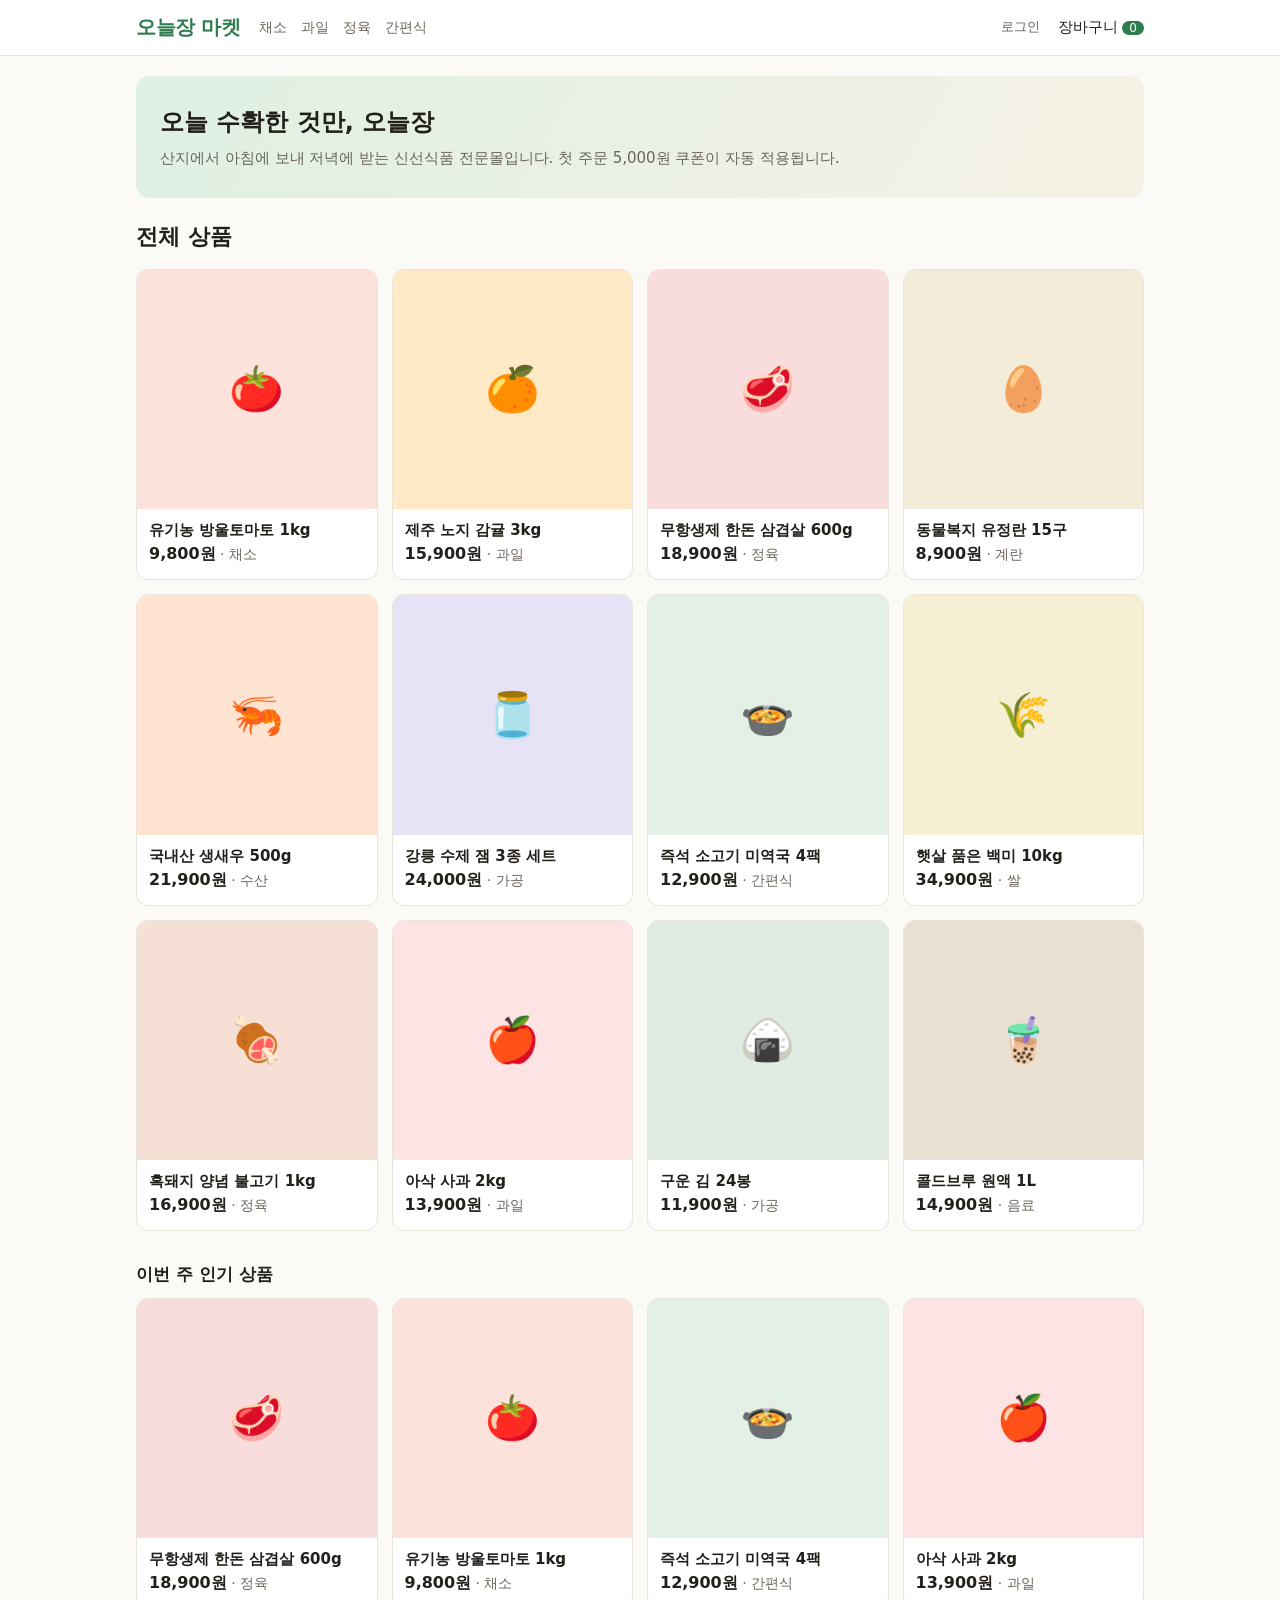
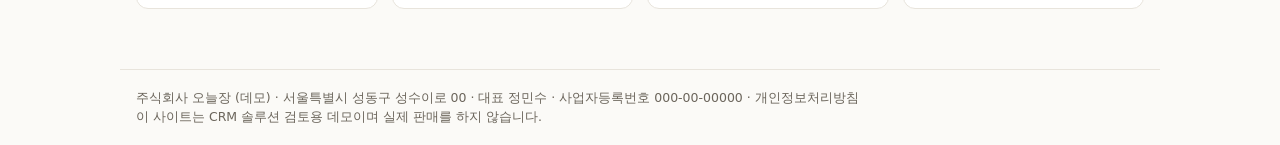
<file: index.html>
<!doctype html>
<html lang="ko">
<head>
<meta charset="utf-8"><meta name="viewport" content="width=device-width,initial-scale=1">
<title>오늘장 마켓 | 산지 직송 신선식품</title>
<meta name="user_id" content="">
<script src="dz-head.js"></script>
<link rel="stylesheet" href="style.css">
<script src="app.js"></script>
</head>
<body>
<header id="hdr"></header>
<main>
  <section class="hero"><h2>오늘 수확한 것만, 오늘장</h2><p>산지에서 아침에 보내 저녁에 받는 신선식품 전문몰입니다. 첫 주문 5,000원 쿠폰이 자동 적용됩니다.</p></section>
  <h1 id="title">전체 상품</h1>
  <div class="grid" id="grid"></div>
  <section class="sec"><h2 class="sec-t">이번 주 인기 상품</h2><div class="grid" id="hot"></div></section>
</main>
<footer>주식회사 오늘장 (데모) · 서울특별시 성동구 성수이로 00 · 대표 정민수 · 사업자등록번호 000-00-00000 · <a href="privacy.html">개인정보처리방침</a><br>이 사이트는 CRM 솔루션 검토용 데모이며 실제 판매를 하지 않습니다.</footer>
<script>
function page(){
  var cat=qs("cat"),list=cat?PRODUCTS.filter(function(p){return p.cat===cat}):PRODUCTS;
  document.getElementById("title").textContent=cat?cat:"전체 상품";
  document.getElementById("grid").innerHTML=list.map(card).join("");
  document.getElementById("hot").innerHTML=[PRODUCTS[2],PRODUCTS[0],PRODUCTS[6],PRODUCTS[9]].map(card).join("");
}
</script>
</body>
</html>
</file>
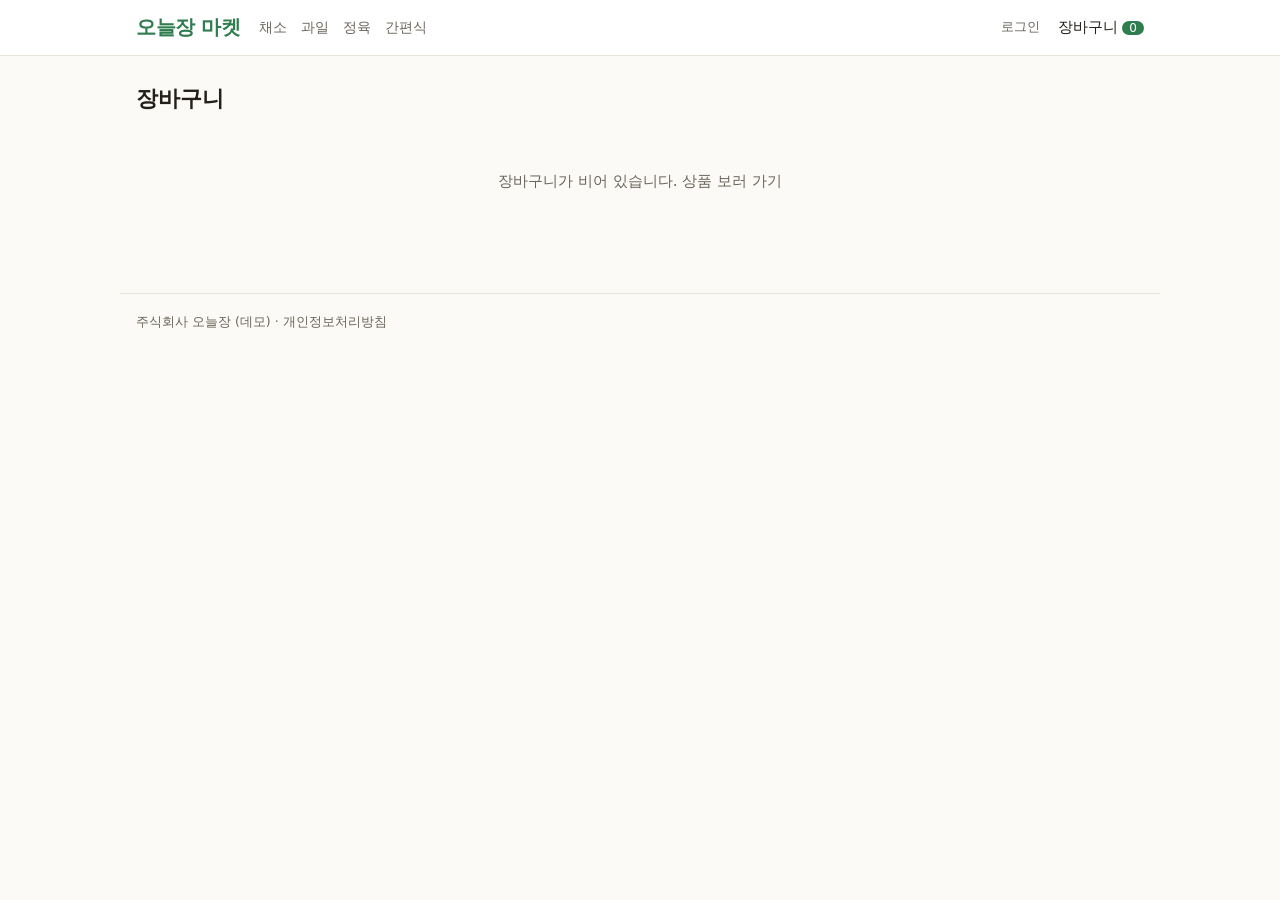
<file: cart.html>
<!doctype html>
<html lang="ko">
<head>
<meta charset="utf-8"><meta name="viewport" content="width=device-width,initial-scale=1">
<title>장바구니 | 오늘장 마켓</title>
<meta name="user_id" content="">
<script src="dz-head.js"></script>
<link rel="stylesheet" href="style.css">
<script src="app.js"></script>
</head>
<body>
<header id="hdr"></header>
<main>
  <h1>장바구니</h1>
  <div id="c"></div>
</main>
<footer>주식회사 오늘장 (데모) · <a href="privacy.html">개인정보처리방침</a></footer>
<script>
function page(){
  var c=cart();
  if(!c.length){document.getElementById("c").innerHTML='<div class="empty">장바구니가 비어 있습니다. <a href="./">상품 보러 가기</a></div>';return;}
  var sum=0,rows=c.map(function(i){var p=PRODUCTS.find(function(x){return x.id===i.id});sum+=p.price*i.qty;return '<tr><td><a href="product.html?id='+p.id+'">'+p.name+'</a></td><td>'+i.qty+'개</td><td>'+won(p.price*i.qty)+'</td><td><button class="btn sm" data-rm="'+p.id+'">삭제</button></td></tr>'}).join("");
  document.getElementById("c").innerHTML='<table><tr><th>상품</th><th>수량</th><th>금액</th><th></th></tr>'+rows+'</table><div class="total"><span>합계</span><span>'+won(sum)+'</span></div><a class="btn pri" href="checkout.html">주문하기</a>';
  document.querySelectorAll("[data-rm]").forEach(function(b){b.onclick=function(){store("cart",cart().filter(function(i){return i.id!==b.getAttribute("data-rm")}));header();page();}});
}
</script>
</body>
</html>
</file>
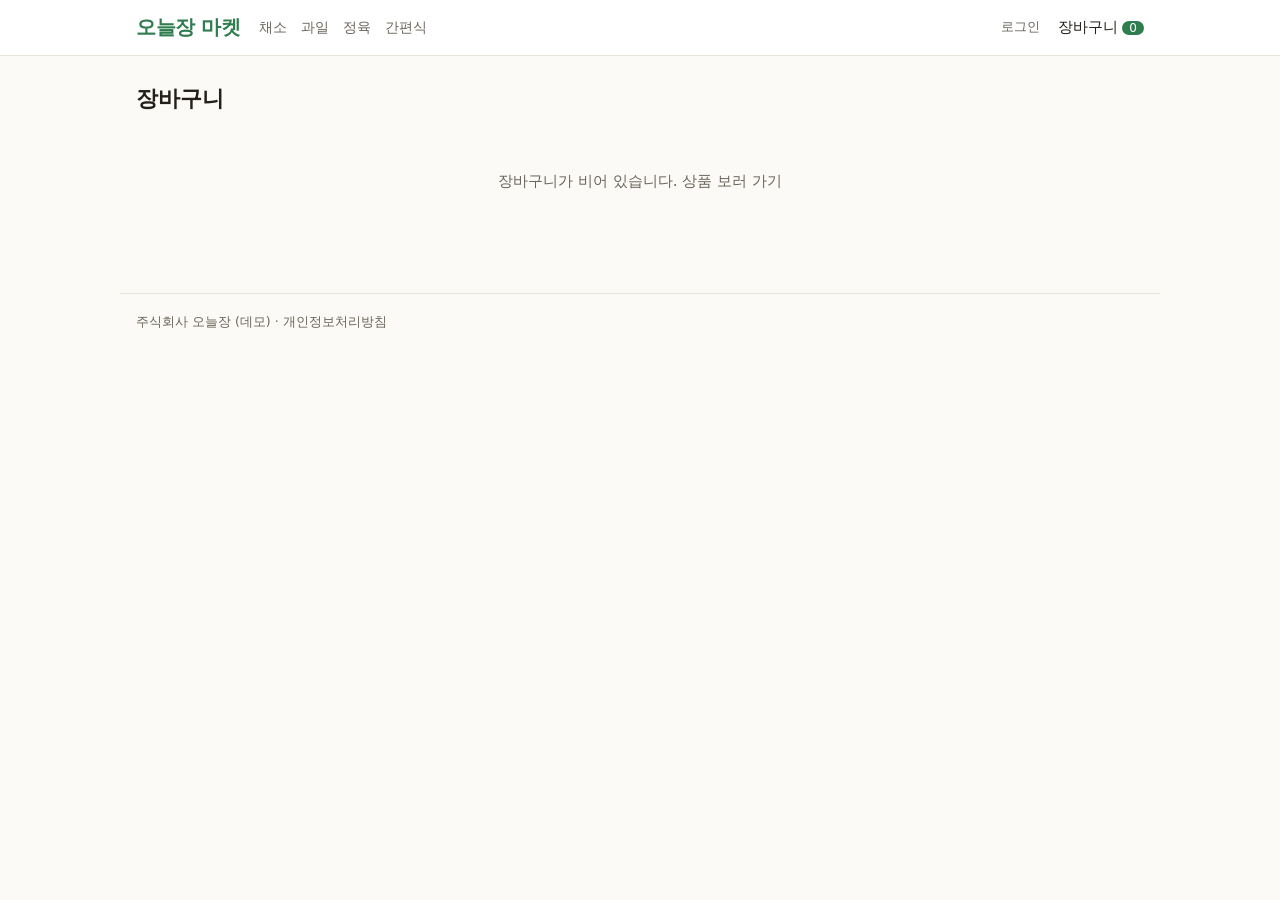
<file: checkout.html>
<!doctype html>
<html lang="ko">
<head>
<meta charset="utf-8"><meta name="viewport" content="width=device-width,initial-scale=1">
<title>주문/결제 | 오늘장 마켓</title>
<meta name="user_id" content="">
<script src="dz-head.js"></script>
<link rel="stylesheet" href="style.css">
<script src="app.js"></script>
</head>
<body>
<header id="hdr"></header>
<main>
  <h1>주문/결제</h1>
  <div id="items"></div>
  <form class="f" id="f">
    <label>받는 분<input id="n" required placeholder="이름"></label>
    <label>휴대폰<input id="ph" required placeholder="010-0000-0000"></label>
    <label>주소<input id="ad" required placeholder="배송지 주소"></label>
    <p class="note">데모 사이트입니다. 실제 결제는 일어나지 않으며 입력값은 이 브라우저에만 저장됩니다.</p>
    <button class="btn pri" type="submit" id="pay">결제하기</button>
  </form>
</main>
<footer>주식회사 오늘장 (데모) · <a href="privacy.html">개인정보처리방침</a></footer>
<script>
function page(){
  var c=cart();if(!c.length){location.href="cart.html";return;}
  var sum=0;document.getElementById("items").innerHTML='<table>'+c.map(function(i){var p=PRODUCTS.find(function(x){return x.id===i.id});sum+=p.price*i.qty;return '<tr><td>'+p.name+'</td><td>'+i.qty+'개</td><td>'+won(p.price*i.qty)+'</td></tr>'}).join("")+'</table><div class="total"><span>결제 금액</span><span>'+won(sum)+'</span></div>';
  var u=user();if(u){document.getElementById("n").value=u.name;document.getElementById("ph").value=u.phone||"";}
  document.getElementById("f").onsubmit=function(e){e.preventDefault();var id="O"+Date.now().toString().slice(-8);var orders=store("orders")||[];orders.push({id:id,items:c,sum:sum,at:new Date().toISOString(),name:document.getElementById("n").value});store("orders",orders);store("cart",[]);location.href="complete.html?order="+id;};
}
</script>
</body>
</html>
</file>
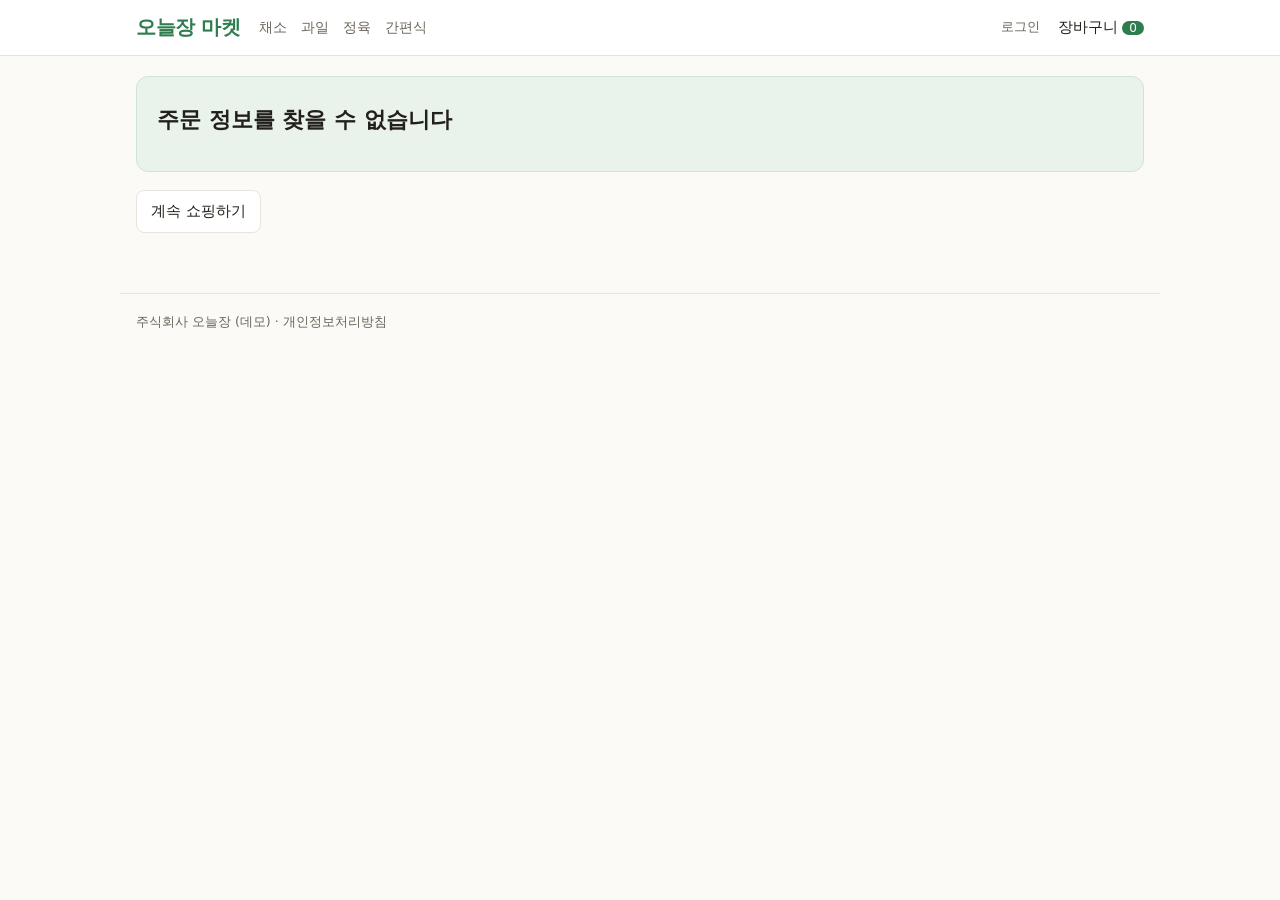
<file: complete.html>
<!doctype html>
<html lang="ko">
<head>
<meta charset="utf-8"><meta name="viewport" content="width=device-width,initial-scale=1">
<title>주문 완료 | 오늘장 마켓</title>
<meta name="user_id" content="">
<script src="dz-head.js"></script>
<link rel="stylesheet" href="style.css">
<script src="app.js"></script>
</head>
<body>
<header id="hdr"></header>
<main>
  <div class="ok" id="ok"></div>
  <a class="btn" href="./">계속 쇼핑하기</a>
</main>
<footer>주식회사 오늘장 (데모) · <a href="privacy.html">개인정보처리방침</a></footer>
<script>
function page(){
  var o=(store("orders")||[]).find(function(x){return x.id===qs("order")});
  document.getElementById("ok").innerHTML=o?'<h1>주문이 완료되었습니다</h1><p>주문번호 <b>'+o.id+'</b> · 결제 금액 <b>'+won(o.sum)+'</b></p><p class="note">'+o.items.map(function(i){var p=PRODUCTS.find(function(x){return x.id===i.id});return p.name+" "+i.qty+"개"}).join(", ")+'</p>':'<h1>주문 정보를 찾을 수 없습니다</h1>';
}
</script>
</body>
</html>
</file>
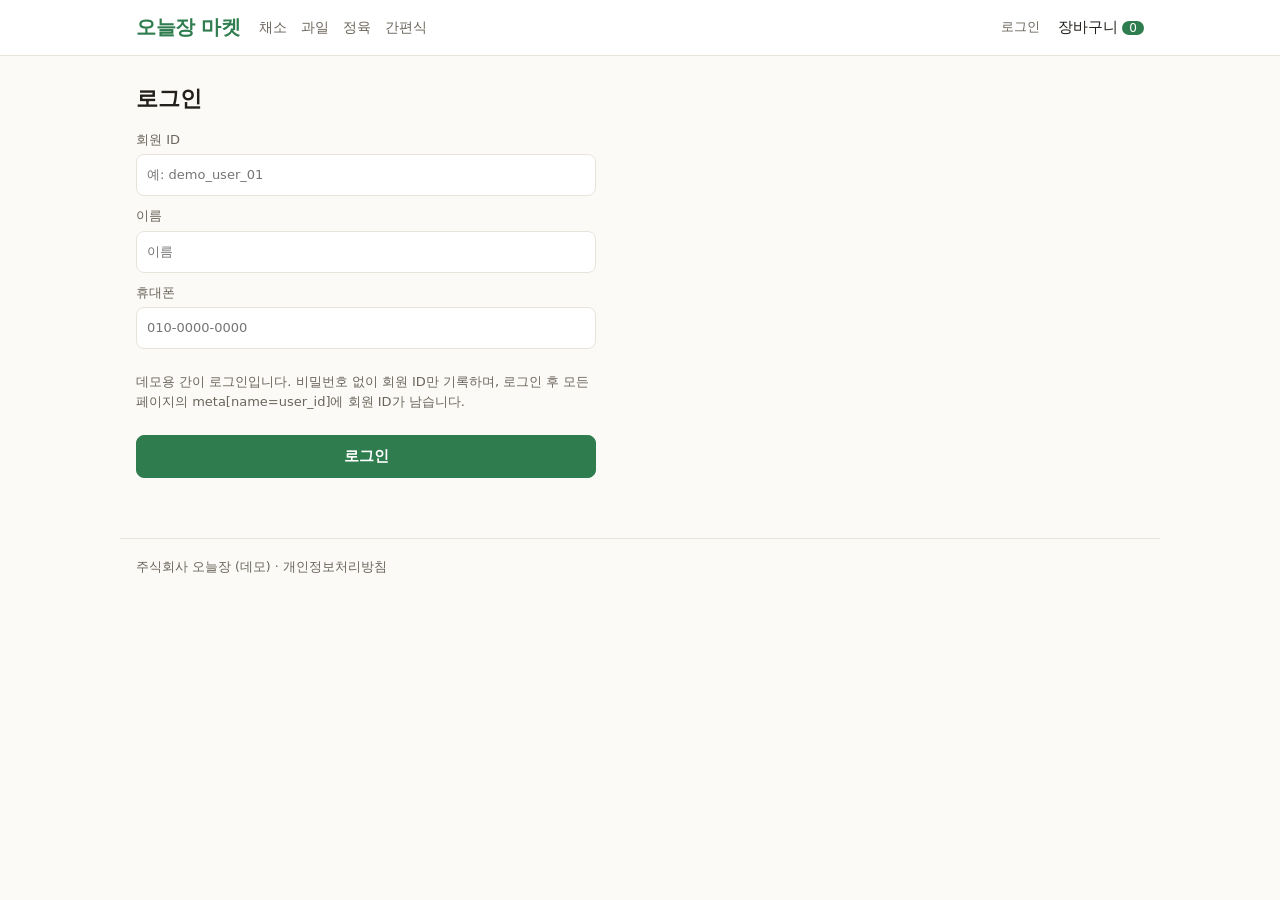
<file: login.html>
<!doctype html>
<html lang="ko">
<head>
<meta charset="utf-8"><meta name="viewport" content="width=device-width,initial-scale=1">
<title>로그인 | 오늘장 마켓</title>
<meta name="user_id" content="">
<script src="dz-head.js"></script>
<link rel="stylesheet" href="style.css">
<script src="app.js"></script>
</head>
<body>
<header id="hdr"></header>
<main>
  <h1 id="h">로그인</h1>
  <div id="box"></div>
</main>
<footer>주식회사 오늘장 (데모) · <a href="privacy.html">개인정보처리방침</a></footer>
<script>
function page(){
  var u=user(),b=document.getElementById("box");
  if(u){document.getElementById("h").textContent="로그아웃";b.innerHTML='<p>'+u.name+'님(회원번호 '+u.id+')으로 로그인되어 있습니다.</p><button class="btn" id="out">로그아웃</button>';document.getElementById("out").onclick=function(){store("user",null);localStorage.removeItem("user");location.href="./";};return;}
  b.innerHTML='<form class="f" id="f"><label>회원 ID<input id="id" required placeholder="예: demo_user_01"></label><label>이름<input id="n" required placeholder="이름"></label><label>휴대폰<input id="ph" placeholder="010-0000-0000"></label><p class="note">데모용 간이 로그인입니다. 비밀번호 없이 회원 ID만 기록하며, 로그인 후 모든 페이지의 meta[name=user_id]에 회원 ID가 남습니다.</p><button class="btn pri" type="submit">로그인</button></form>';
  document.getElementById("f").onsubmit=function(e){e.preventDefault();store("user",{id:document.getElementById("id").value.trim(),name:document.getElementById("n").value.trim(),phone:document.getElementById("ph").value.trim()});location.href="./";};
}
</script>
</body>
</html>
</file>
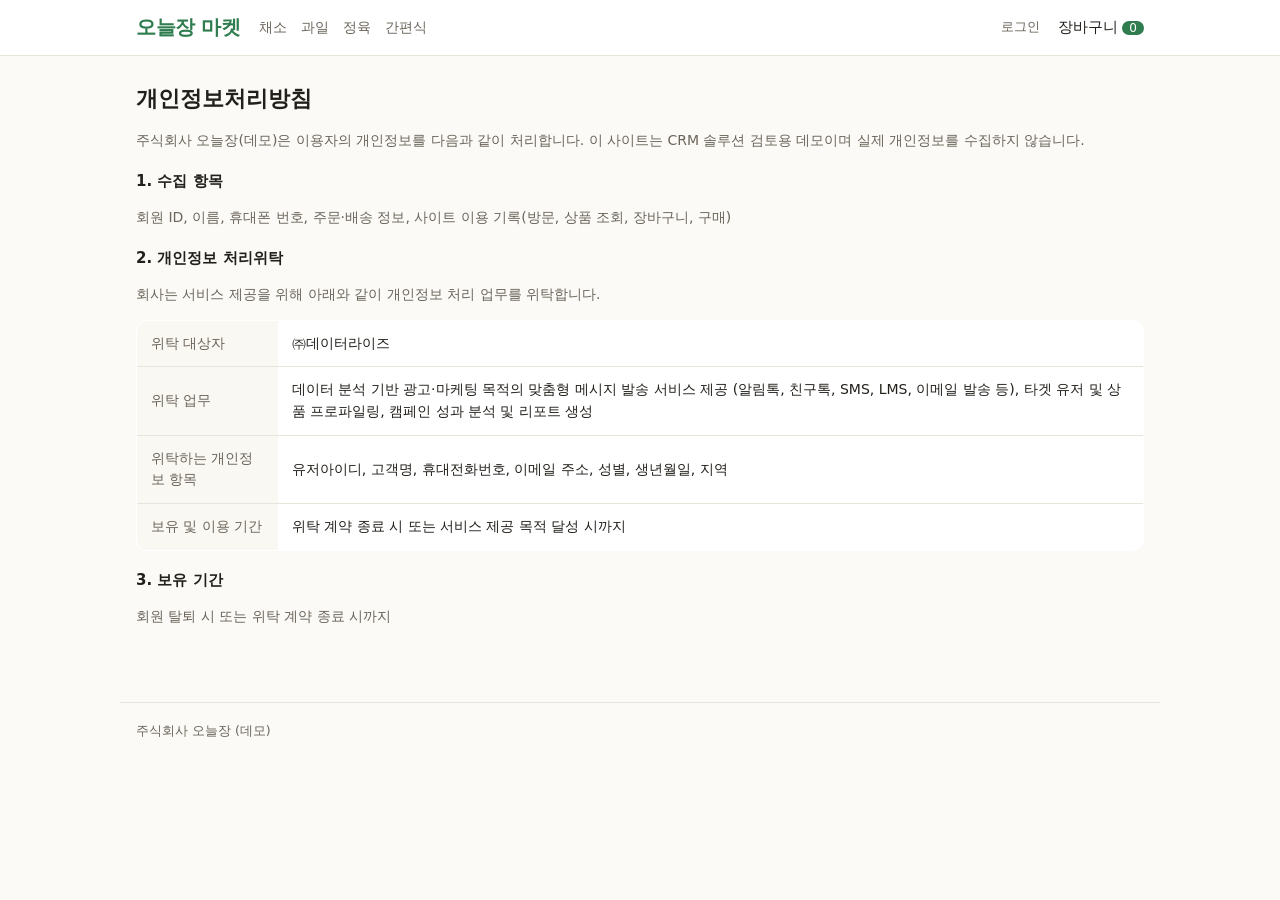
<file: privacy.html>
<!doctype html>
<html lang="ko">
<head>
<meta charset="utf-8"><meta name="viewport" content="width=device-width,initial-scale=1">
<title>개인정보처리방침 | 오늘장 마켓</title>
<meta name="user_id" content="">
<script src="dz-head.js"></script>
<link rel="stylesheet" href="style.css">
<script src="app.js"></script>
</head>
<body>
<header id="hdr"></header>
<main class="policy">
  <h1>개인정보처리방침</h1>
  <p>주식회사 오늘장(데모)은 이용자의 개인정보를 다음과 같이 처리합니다. 이 사이트는 CRM 솔루션 검토용 데모이며 실제 개인정보를 수집하지 않습니다.</p>
  <h3>1. 수집 항목</h3><p>회원 ID, 이름, 휴대폰 번호, 주문·배송 정보, 사이트 이용 기록(방문, 상품 조회, 장바구니, 구매)</p>
  <h3>2. 개인정보 처리위탁</h3>
  <p>회사는 서비스 제공을 위해 아래와 같이 개인정보 처리 업무를 위탁합니다.</p>
  <table id="consign"><tr><th>위탁 대상자</th><td>㈜데이터라이즈</td></tr><tr><th>위탁 업무</th><td>데이터 분석 기반 광고·마케팅 목적의 맞춤형 메시지 발송 서비스 제공 (알림톡, 친구톡, SMS, LMS, 이메일 발송 등), 타겟 유저 및 상품 프로파일링, 캠페인 성과 분석 및 리포트 생성</td></tr><tr><th>위탁하는 개인정보 항목</th><td>유저아이디, 고객명, 휴대전화번호, 이메일 주소, 성별, 생년월일, 지역</td></tr><tr><th>보유 및 이용 기간</th><td>위탁 계약 종료 시 또는 서비스 제공 목적 달성 시까지</td></tr></table>
  <h3>3. 보유 기간</h3><p>회원 탈퇴 시 또는 위탁 계약 종료 시까지</p>
</main>
<footer>주식회사 오늘장 (데모)</footer>
</body>
</html>
</file>
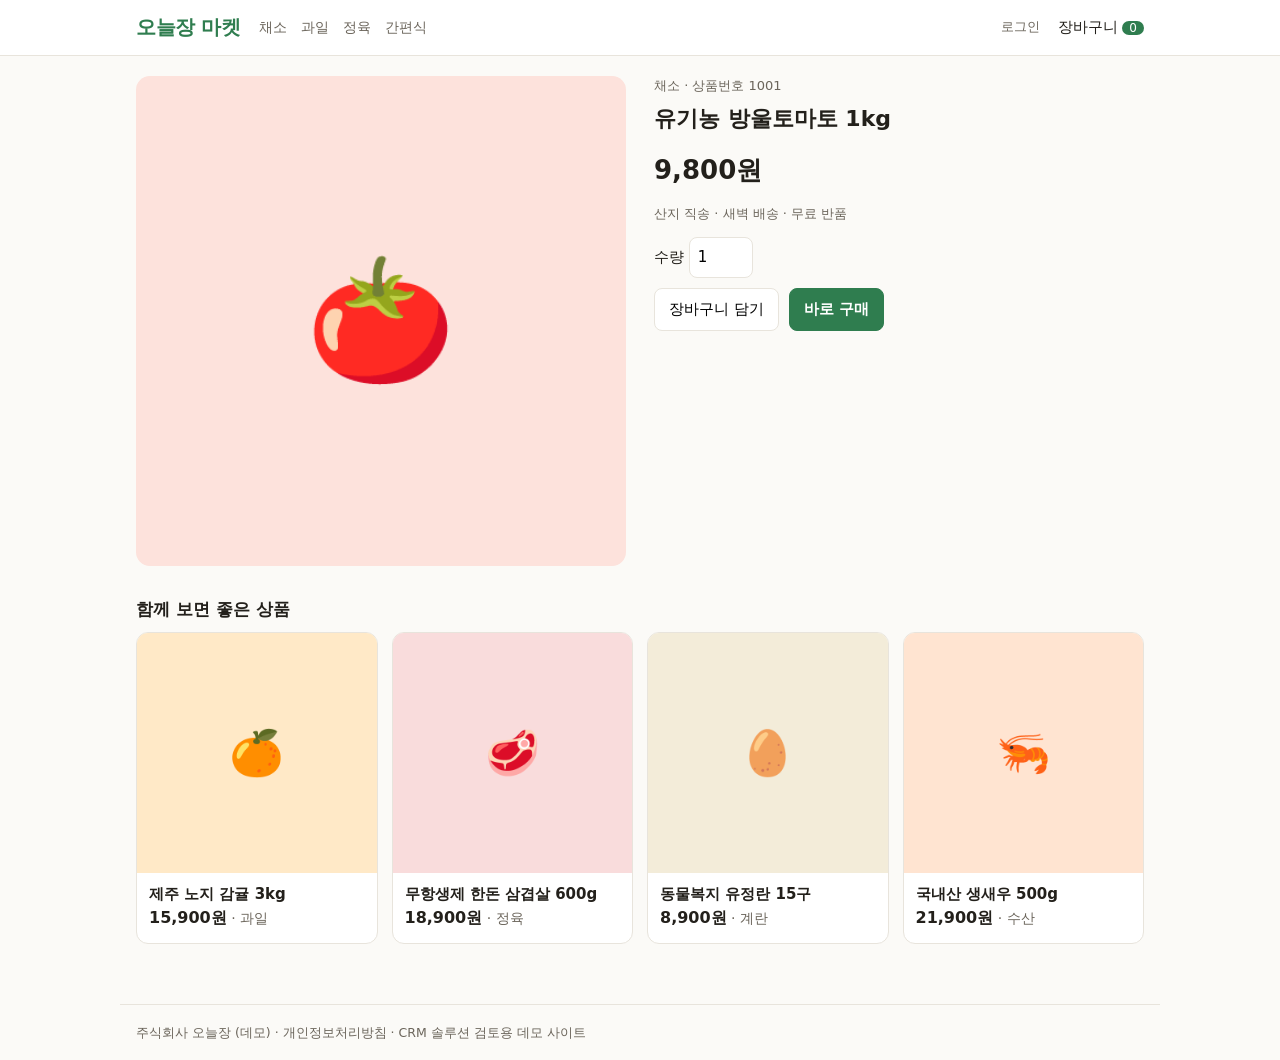
<file: product.html>
<!doctype html>
<html lang="ko">
<head>
<meta charset="utf-8"><meta name="viewport" content="width=device-width,initial-scale=1">
<title>상품 상세 | 오늘장 마켓</title>
<meta name="user_id" content="">
<script src="dz-head.js"></script>
<link rel="stylesheet" href="style.css">
<script src="app.js"></script>
</head>
<body>
<header id="hdr"></header>
<main>
  <div class="detail" id="d"></div>
  <section class="sec"><h2 class="sec-t">함께 보면 좋은 상품</h2><div class="grid" id="rel"></div></section>
</main>
<footer>주식회사 오늘장 (데모) · <a href="privacy.html">개인정보처리방침</a> · CRM 솔루션 검토용 데모 사이트</footer>
<script>
function page(){
  var p=PRODUCTS.find(function(x){return x.id===qs("id")})||PRODUCTS[0];
  document.title=p.name+" | 오늘장 마켓";
  document.getElementById("d").innerHTML='<div class="img" style="--img:'+p.img+'">'+p.emoji+'</div><div><div class="note">'+p.cat+' · 상품번호 '+p.id+'</div><h1>'+p.name+'</h1><div class="price">'+won(p.price)+'</div><p class="note">산지 직송 · 새벽 배송 · 무료 반품</p><div class="row"><label>수량 <input class="qty" type="number" id="q" value="1" min="1"></label></div><div class="row"><button class="btn" id="add">장바구니 담기</button><button class="btn pri" id="buy">바로 구매</button></div></div>';
  document.getElementById("rel").innerHTML=PRODUCTS.filter(function(x){return x.cat===p.cat&&x.id!==p.id}).concat(PRODUCTS.filter(function(x){return x.cat!==p.cat})).slice(0,4).map(card).join("");
  document.getElementById("add").onclick=function(){addToCart(p.id,+document.getElementById("q").value||1);alert("장바구니에 담았습니다.");};
  document.getElementById("buy").onclick=function(){addToCart(p.id,+document.getElementById("q").value||1);location.href="checkout.html";};
}
</script>
</body>
</html>
</file>
<file: style.css>
:root{--bg:#fbfaf7;--surface:#fff;--line:#e8e4dc;--fg:#23201b;--fg2:#6b655b;--accent:#2f7d4f;--accent2:#e9f3ec;--warn:#c2410c;font-family:"Apple SD Gothic Neo","Noto Sans KR",system-ui,sans-serif}
*{box-sizing:border-box}body{margin:0;background:var(--bg);color:var(--fg);font-size:15px;line-height:1.55}
a{color:inherit;text-decoration:none}
header{background:var(--surface);border-bottom:1px solid var(--line);position:sticky;top:0;z-index:3}
.bar{max-width:1040px;margin:0 auto;padding:12px 16px;display:flex;align-items:center;gap:18px}
.logo{font-weight:800;font-size:20px;color:var(--accent);letter-spacing:-.02em}
.bar nav{display:flex;gap:14px;color:var(--fg2);font-size:14px}
.bar .sp{flex:1}
.bar .user{font-size:13px;color:var(--fg2)}
.badge{background:var(--accent);color:#fff;border-radius:10px;padding:0 7px;font-size:12px;margin-left:4px}
main{max-width:1040px;margin:0 auto;padding:20px 16px 60px}
h1{font-size:22px;margin:6px 0 14px}
.hero{background:linear-gradient(120deg,#dff0e4,#f6f1e4);border-radius:14px;padding:28px 24px;margin-bottom:22px}
.hero h2{margin:0 0 6px;font-size:24px}.hero p{margin:0;color:var(--fg2)}
.grid{display:grid;grid-template-columns:repeat(auto-fill,minmax(200px,1fr));gap:14px}
.p{background:var(--surface);border:1px solid var(--line);border-radius:12px;overflow:hidden;display:flex;flex-direction:column}
.p .img{aspect-ratio:1;display:flex;align-items:center;justify-content:center;font-size:44px;background:var(--img,#eee)}
.p .b{padding:10px 12px 12px}
.p .n{font-weight:600}.p .pr{color:var(--fg2);font-size:14px}.p .pr b{color:var(--fg);font-size:16px}
.btn{display:inline-block;border:1px solid var(--line);background:var(--surface);border-radius:8px;padding:9px 14px;font:inherit;cursor:pointer}
.btn.pri{background:var(--accent);border-color:var(--accent);color:#fff;font-weight:600}
.btn.sm{padding:6px 10px;font-size:13px}
.detail{display:grid;grid-template-columns:1fr 1fr;gap:28px}
@media(max-width:700px){.detail{grid-template-columns:1fr}}
.detail .img{aspect-ratio:1;border-radius:14px;display:flex;align-items:center;justify-content:center;font-size:120px;background:var(--img,#eee)}
.price{font-size:26px;font-weight:800;margin:8px 0}
.row{display:flex;gap:10px;align-items:center;margin:10px 0}
.qty{width:64px;padding:8px;border:1px solid var(--line);border-radius:8px;font:inherit}
table{width:100%;border-collapse:collapse;background:var(--surface);border:1px solid var(--line);border-radius:12px;overflow:hidden}
td,th{padding:12px 14px;border-bottom:1px solid var(--line);text-align:left;font-size:14px}
th{color:var(--fg2);font-weight:500;background:#faf8f3}
.total{display:flex;justify-content:space-between;font-size:18px;font-weight:700;margin:16px 0}
form.f{display:grid;gap:10px;max-width:460px}
form.f label{display:grid;gap:4px;font-size:13px;color:var(--fg2)}
form.f input{padding:10px;border:1px solid var(--line);border-radius:8px;font:inherit}
.note{color:var(--fg2);font-size:13px}
.ok{background:var(--accent2);border:1px solid #cfe6d7;border-radius:12px;padding:20px;margin-bottom:18px}
footer{border-top:1px solid var(--line);color:var(--fg2);font-size:12.5px;padding:18px 16px;max-width:1040px;margin:0 auto}
.empty{color:var(--fg2);padding:40px 0;text-align:center}
.sec{margin-top:30px}
h2.sec-t{font-size:17px;margin:0 0 10px}
.policy h3{font-size:15px;margin:18px 0 6px}.policy p,.policy li{font-size:14px;color:var(--fg2)}
</file>
